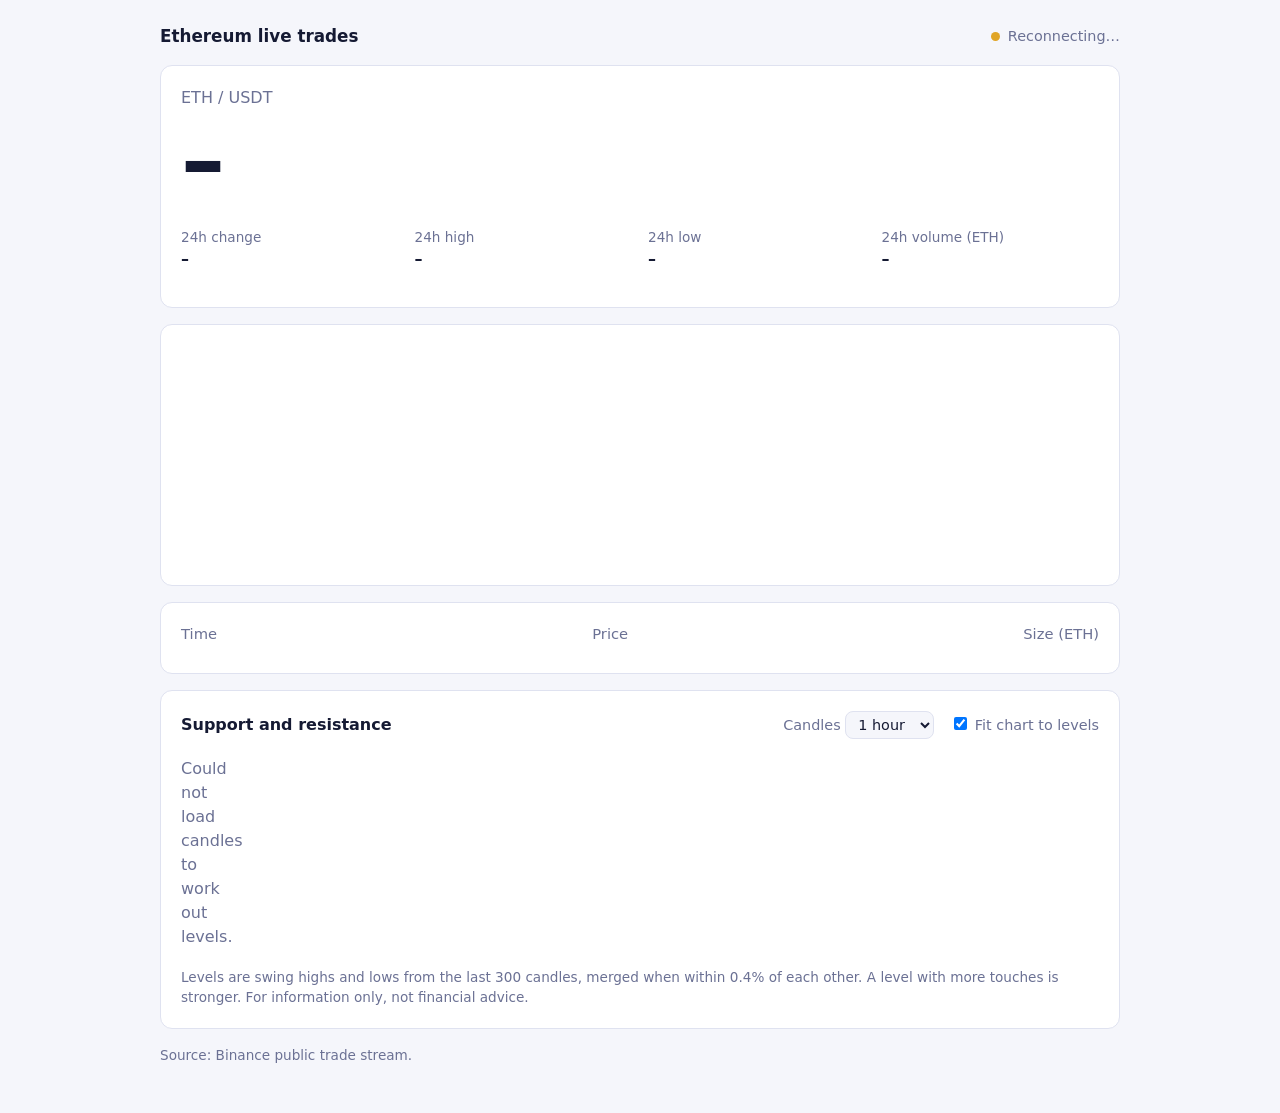
<file: index.html>
<!DOCTYPE html>
<html lang="en">
<head>
<meta charset="utf-8">
<meta name="viewport" content="width=device-width, initial-scale=1">
<title>ETH live price</title>
<style>
  :root {
    --bg: #f5f6fb; --panel: #ffffff; --ink: #151a33; --muted: #6b7194;
    --line: #dfe2f0; --up: #0f9d6b; --down: #d6455d; --accent: #4b5fd6;
    color-scheme: light;
  }
  @media (prefers-color-scheme: dark) {
    :root {
      --bg: #0d1020; --panel: #151934; --ink: #e8eaf8; --muted: #8a90b8;
      --line: #262b50; --up: #3ddc97; --down: #ff6b7f; --accent: #8c9eff;
      color-scheme: dark;
    }
  }
  * { box-sizing: border-box; }
  body {
    margin: 0; background: var(--bg); color: var(--ink);
    font: 16px/1.5 system-ui, -apple-system, "Segoe UI", Roboto, sans-serif;
    padding: 24px 16px 48px;
  }
  main { max-width: 960px; margin: 0 auto; display: grid; gap: 16px; }
  header { display: flex; justify-content: space-between; align-items: center; gap: 12px; flex-wrap: wrap; }
  h1 { font-size: 1.05rem; font-weight: 600; margin: 0; }
  .status { display: flex; align-items: center; gap: 8px; color: var(--muted); font-size: .9rem; }
  .dot { width: 9px; height: 9px; border-radius: 50%; background: var(--muted); }
  .dot.live { background: var(--up); }
  .dot.wait { background: #e0a526; }
  .panel { background: var(--panel); border: 1px solid var(--line); border-radius: 12px; padding: 20px; }
  .price {
    font-size: clamp(2.8rem, 10vw, 5.5rem); font-weight: 700; letter-spacing: -.02em;
    font-variant-numeric: tabular-nums; line-height: 1.05; margin: 0; transition: color .25s;
  }
  .price.up { color: var(--up); }
  .price.down { color: var(--down); }
  .pair { color: var(--muted); margin: 0 0 4px; }
  .stats { display: grid; grid-template-columns: repeat(auto-fit, minmax(130px, 1fr)); gap: 16px; margin-top: 20px; }
  .stats dt { color: var(--muted); font-size: .85rem; }
  .stats dd { margin: 0; font-weight: 600; font-variant-numeric: tabular-nums; }
  canvas { width: 100%; height: 220px; display: block; }
  .cols { display: grid; grid-template-columns: 1fr; gap: 16px; }
  table { width: 100%; border-collapse: collapse; font-variant-numeric: tabular-nums; font-size: .92rem; }
  th { text-align: left; color: var(--muted); font-weight: 500; padding: 0 0 8px; }
  td { padding: 4px 0; }
  td:nth-child(2), th:nth-child(2), td:nth-child(3), th:nth-child(3) { text-align: right; }
  .buy { color: var(--up); } .sell { color: var(--down); }
  .dim { color: var(--muted); }
  .lvl-head { display: flex; justify-content: space-between; align-items: center; gap: 12px; flex-wrap: wrap; margin-bottom: 12px; }
  .lvl-head h2 { font-size: 1rem; margin: 0; }
  .lvl-head .ctl { display: flex; align-items: center; gap: 16px; font-size: .9rem; color: var(--muted); }
  select { background: var(--bg); color: var(--ink); border: 1px solid var(--line); border-radius: 8px; padding: 4px 8px; font: inherit; }
  .ladder { list-style: none; margin: 0 0 12px; padding: 0; font-variant-numeric: tabular-nums; }
  .ladder li { display: grid; grid-template-columns: 2.5rem 1fr 5rem 6rem; gap: 12px; padding: 6px 0; border-top: 1px solid var(--line); }
  .ladder li:first-child { border-top: 0; }
  .ladder .res .tag, .ladder .res .p { color: var(--down); font-weight: 600; }
  .ladder .sup .tag, .ladder .sup .p { color: var(--up); font-weight: 600; }
  .ladder .now { background: var(--bg); border-radius: 8px; padding: 6px 8px; font-weight: 600; }
  .ladder .r { text-align: right; }
  .note { color: var(--muted); font-size: .85rem; margin: 0; }
  :focus-visible { outline: 2px solid var(--accent); outline-offset: 2px; }
</style>
</head>
<body>
<main>
  <header>
    <h1>Ethereum live trades</h1>
    <div class="status" role="status" aria-live="polite"><span class="dot wait" id="dot"></span><span id="statusText">Connecting…</span></div>
  </header>

  <section class="panel">
    <p class="pair" id="pair">ETH / USDT</p>
    <p class="price" id="price" aria-live="off">–</p>
    <dl class="stats">
      <div><dt>24h change</dt><dd id="chg">–</dd></div>
      <div><dt>24h high</dt><dd id="hi">–</dd></div>
      <div><dt>24h low</dt><dd id="lo">–</dd></div>
      <div><dt>24h volume (ETH)</dt><dd id="vol">–</dd></div>
    </dl>
  </section>

  <section class="panel"><canvas id="chart" aria-label="Price of the last trades"></canvas></section>

  <section class="panel">
    <table>
      <thead><tr><th>Time</th><th>Price</th><th>Size (ETH)</th></tr></thead>
      <tbody id="tape"></tbody>
    </table>
  </section>

  <section class="panel">
    <div class="lvl-head">
      <h2>Support and resistance</h2>
      <div class="ctl">
        <label>Candles <select id="tf"><option value="15m">15 min</option><option value="1h" selected>1 hour</option><option value="4h">4 hour</option><option value="1d">1 day</option></select></label>
        <label><input type="checkbox" id="lvOn" checked> Fit chart to levels</label>
      </div>
    </div>
    <ul class="ladder" id="ladder"><li class="dim">Loading levels…</li></ul>
    <p class="note">Levels are swing highs and lows from the last 300 candles, merged when within 0.4% of each other. A level with more touches is stronger. For information only, not financial advice.</p>
  </section>

  <p class="note" id="source">Source: Binance public trade stream.</p>
</main>

<script>
(() => {
  const $ = id => document.getElementById(id);
  const MAX_POINTS = 300, MAX_ROWS = 14;
  const fmt = (n, d = 2) => Number(n).toLocaleString("en-US", { minimumFractionDigits: d, maximumFractionDigits: d });

  const feeds = [
    { name: "Binance", pair: "ETH / USDT", url: "wss://stream.binance.com:9443/ws/ethusdt@trade",
      parse(m) { return m.e === "trade" ? { price: +m.p, qty: +m.q, time: m.T, buy: !m.m } : null; } },
    { name: "Coinbase", pair: "ETH / USD", url: "wss://ws-feed.exchange.coinbase.com",
      sub: { type: "subscribe", product_ids: ["ETH-USD"], channels: ["matches"] },
      parse(m) { return m.type === "match" || m.type === "last_match"
        ? { price: +m.price, qty: +m.size, time: Date.parse(m.time), buy: m.side === "sell" } : null; } }
  ];

  let feedIdx = 0, ws, failures = 0, last = null, levels = [];
  const points = [];
  const rows = [];

  function setStatus(state, text) {
    $("dot").className = "dot " + state;
    $("statusText").textContent = text;
  }

  function connect() {
    const feed = feeds[feedIdx];
    $("pair").textContent = feed.pair;
    $("source").textContent = `Source: ${feed.name} public trade stream.`;
    setStatus("wait", `Connecting to ${feed.name}…`);
    ws = new WebSocket(feed.url);
    let opened = false;
    ws.onopen = () => {
      opened = true; failures = 0;
      if (feed.sub) ws.send(JSON.stringify(feed.sub));
      setStatus("live", `Live · ${feed.name}`);
    };
    ws.onmessage = ev => {
      try { const t = feed.parse(JSON.parse(ev.data)); if (t) onTrade(t); } catch (e) { /* ignore bad frame */ }
    };
    ws.onclose = () => {
      failures = opened ? 0 : failures + 1;
      if (failures >= 3) { feedIdx = (feedIdx + 1) % feeds.length; failures = 0; }
      setStatus("wait", "Reconnecting…");
      setTimeout(connect, Math.min(1000 * 2 ** failures, 8000));
    };
    ws.onerror = () => ws.close();
  }

  function onTrade(t) {
    const el = $("price");
    el.textContent = fmt(t.price);
    if (last !== null && t.price !== last) el.className = "price " + (t.price > last ? "up" : "down");
    last = t.price;
    points.push(t.price);
    if (points.length > MAX_POINTS) points.shift();
    rows.unshift(t);
    if (rows.length > MAX_ROWS) rows.pop();
    schedule();
  }

  let queued = false;
  function schedule() {
    if (queued) return;
    queued = true;
    requestAnimationFrame(() => { queued = false; drawTape(); drawLadder(); drawChart(); });
  }

  function drawTape() {
    $("tape").innerHTML = rows.map(r =>
      `<tr><td>${new Date(r.time).toLocaleTimeString()}</td>` +
      `<td class="${r.buy ? "buy" : "sell"}">${fmt(r.price)}</td><td>${fmt(r.qty, 4)}</td></tr>`).join("");
  }

  function drawChart() {
    const c = $("chart"), dpr = window.devicePixelRatio || 1;
    const w = c.clientWidth, h = c.clientHeight;
    if (c.width !== w * dpr || c.height !== h * dpr) { c.width = w * dpr; c.height = h * dpr; }
    const g = c.getContext("2d");
    g.setTransform(dpr, 0, 0, dpr, 0, 0);
    g.clearRect(0, 0, w, h);
    if (points.length < 2) return;
    const css = getComputedStyle(document.documentElement);
    const n = nearest();
    const extra = $("lvOn").checked && n ? [n.res[0], n.sup[0]].filter(Boolean).map(l => l.price) : [];
    const span = points.concat(extra);
    const min = Math.min(...span), max = Math.max(...span), pad = (max - min || 1) * .15;
    const lo = min - pad, hi = max + pad;
    const x = i => (i / (MAX_POINTS - 1)) * (w - 56) + 0;
    const y = p => h - ((p - lo) / (hi - lo)) * h;
    const offset = MAX_POINTS - points.length;
    g.strokeStyle = css.getPropertyValue("--line"); g.lineWidth = 1; g.fillStyle = css.getPropertyValue("--muted");
    g.font = "12px system-ui, sans-serif";
    for (let k = 0; k <= 3; k++) {
      const p = lo + ((hi - lo) * k) / 3, yy = y(p);
      g.beginPath(); g.moveTo(0, yy); g.lineTo(w - 56, yy); g.stroke();
      g.fillText(fmt(p), w - 52, yy + 4);
    }
    g.setLineDash([6, 4]); g.lineWidth = 1;
    [["R", n.res, "--down"], ["S", n.sup, "--up"]].forEach(([tag, arr, v]) => arr.forEach((l, i) => {
      if (l.price < lo || l.price > hi) return;
      const yy = y(l.price);
      g.strokeStyle = g.fillStyle = css.getPropertyValue(v).trim();
      g.beginPath(); g.moveTo(0, yy); g.lineTo(w - 56, yy); g.stroke();
      g.fillText(`${tag}${i + 1}  ${fmt(l.price)}`, 4, yy - 4);
    }));
    g.setLineDash([]);
    g.strokeStyle = css.getPropertyValue("--accent"); g.lineWidth = 2; g.lineJoin = "round";
    g.beginPath();
    points.forEach((p, i) => (i ? g.lineTo(x(i + offset), y(p)) : g.moveTo(x(i + offset), y(p))));
    g.stroke();
  }

  async function loadStats() {
    try {
      const r = await fetch("https://api.binance.com/api/v3/ticker/24hr?symbol=ETHUSDT");
      const d = await r.json();
      const pct = +d.priceChangePercent;
      $("chg").textContent = (pct >= 0 ? "+" : "") + fmt(pct) + "%";
      $("chg").style.color = pct >= 0 ? "var(--up)" : "var(--down)";
      $("hi").textContent = fmt(d.highPrice);
      $("lo").textContent = fmt(d.lowPrice);
      $("vol").textContent = fmt(d.volume, 0);
    } catch (e) { /* stats stay as dashes if the REST call is blocked */ }
  }

  function computeLevels(candles) {
    const K = 5, hi = candles.map(c => +c[2]), lo = candles.map(c => +c[3]), raw = [];
    for (let i = K; i < candles.length - K; i++) {
      if (hi[i] === Math.max(...hi.slice(i - K, i + K + 1))) raw.push(hi[i]);
      if (lo[i] === Math.min(...lo.slice(i - K, i + K + 1))) raw.push(lo[i]);
    }
    raw.sort((a, b) => a - b);
    const groups = [];
    for (const p of raw) {
      const g = groups[groups.length - 1];
      if (g && p <= (g.sum / g.n) * 1.004) { g.sum += p; g.n++; }
      else groups.push({ sum: p, n: 1 });
    }
    return groups.map(g => ({ price: g.sum / g.n, touches: g.n }));
  }

  function nearest() {
    if (last === null) return null;
    return {
      res: levels.filter(l => l.price > last).sort((a, b) => a.price - b.price).slice(0, 3),
      sup: levels.filter(l => l.price <= last).sort((a, b) => b.price - a.price).slice(0, 3)
    };
  }

  function drawLadder() {
    const n = nearest();
    if (!n) return;
    const row = (cls, tag, l) => `<li class="${cls}"><span class="tag">${tag}</span><span class="p">${fmt(l.price)}</span>` +
      `<span class="dim r">${fmt((l.price / last - 1) * 100)}%</span><span class="dim r">${l.touches} touch${l.touches > 1 ? "es" : ""}</span></li>`;
    const up = n.res.map((l, i) => row("res", "R" + (i + 1), l)).reverse();
    const down = n.sup.map((l, i) => row("sup", "S" + (i + 1), l));
    const now = `<li class="now"><span></span><span>${fmt(last)}</span><span class="r dim">Price</span><span></span></li>`;
    $("ladder").innerHTML = [...up, now, ...down].join("");
  }

  async function loadLevels() {
    try {
      const r = await fetch(`https://api.binance.com/api/v3/klines?symbol=ETHUSDT&interval=${$("tf").value}&limit=300`);
      levels = computeLevels(await r.json());
      schedule();
    } catch (e) {
      $("ladder").innerHTML = '<li class="dim">Could not load candles to work out levels.</li>';
    }
  }

  $("tf").addEventListener("change", loadLevels);
  $("lvOn").addEventListener("change", schedule);
  loadLevels(); setInterval(loadLevels, 300000);

  window.addEventListener("resize", schedule);
  loadStats(); setInterval(loadStats, 30000);
  connect();
})();
</script>
</body>
</html>
</file>
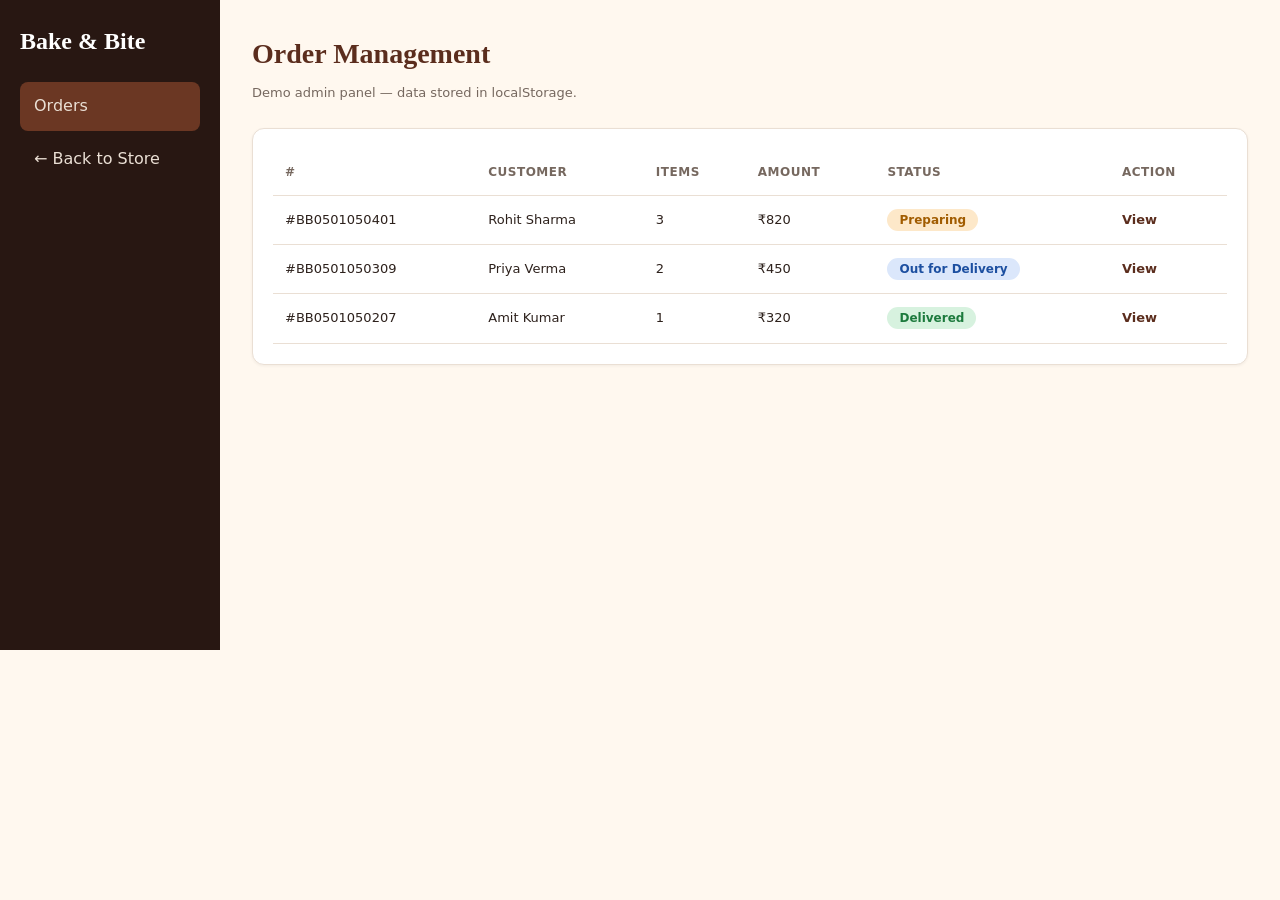
<file: admin.html>
<!DOCTYPE html>
<html lang="en">
<head>
  <meta charset="utf-8">
  <meta name="viewport" content="width=device-width, initial-scale=1">
  <title>Admin | Bake &amp; Bite</title>
  <meta name="description" content="Admin panel for Bake & Bite">
  <link rel="stylesheet" href="assets/style.css">
</head>
<body>
  <div class="admin">
    <aside class="sidebar">
      <div class="logo" style="color:white;margin-bottom:28px">Bake &amp; Bite</div>
      <a href="admin.html" class="active">Orders</a>
      <a href="index.html">← Back to Store</a>
    </aside>
    <main style="padding:32px">
      <h1 style="font-family:Georgia;color:#5b2d1d;font-size:28px;margin-bottom:8px">Order Management</h1>
      <p class="muted" style="margin-bottom:24px">Demo admin panel — data stored in localStorage.</p>
      <div class="panel" style="overflow-x:auto">
        <table class="table" id="adminTable"></table>
      </div>
    </main>
  </div>
  <script src="assets/app.js"></script>
</body>
</html>
</file>
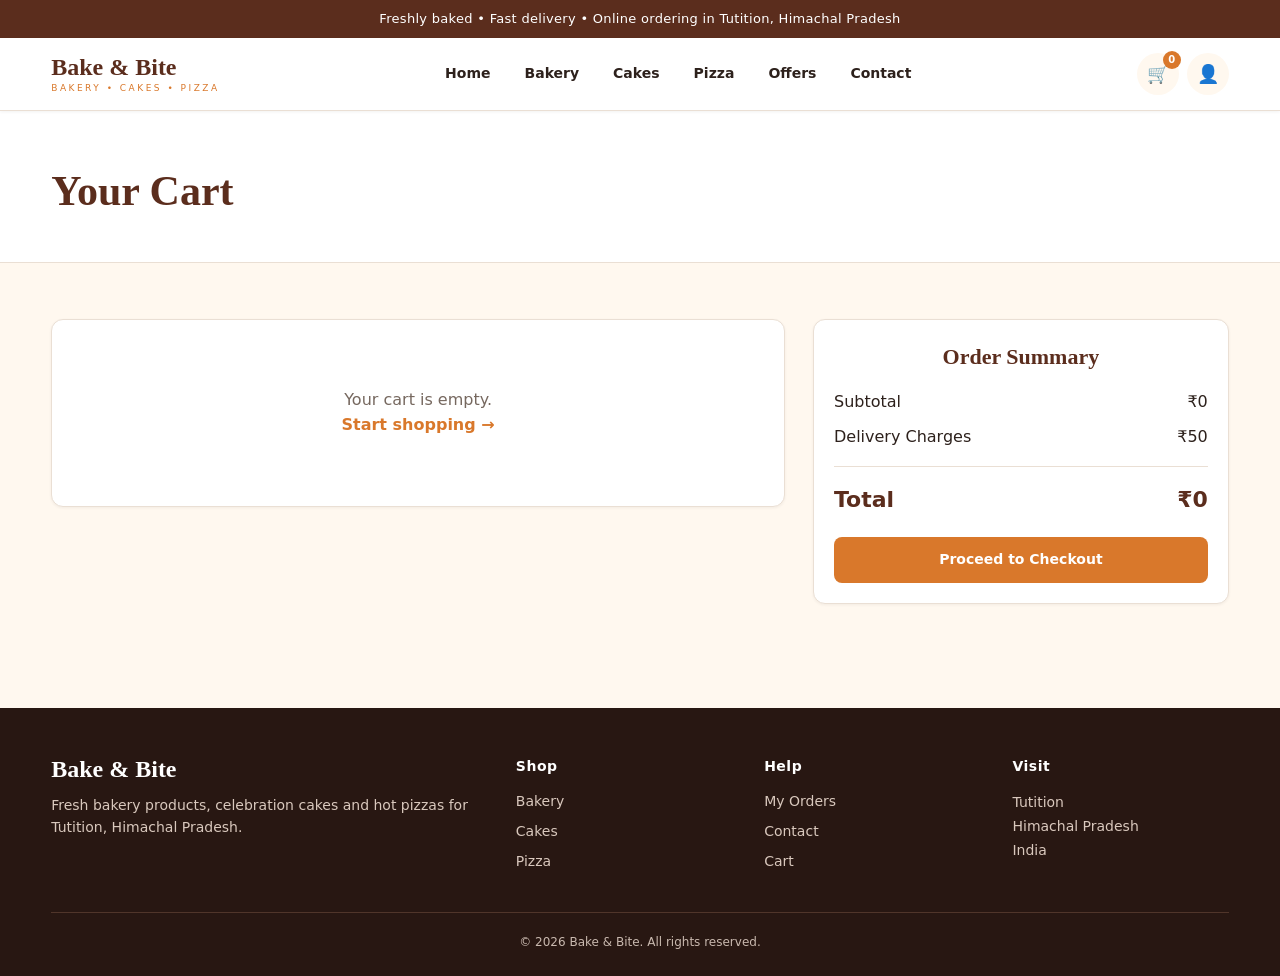
<file: cart.html>
<!DOCTYPE html>
<html lang="en">
<head>
  <meta charset="utf-8">
  <meta name="viewport" content="width=device-width, initial-scale=1">
  <title>Your Cart | Bake &amp; Bite</title>
  <meta name="description" content="Your cart at Bake & Bite">
  <link rel="stylesheet" href="assets/style.css">
</head>
<body>
  <div class="topbar">Freshly baked • Fast delivery • Online ordering in Tutition, Himachal Pradesh</div>
  <header>
    <div class="container nav">
      <a class="logo" href="index.html">Bake &amp; Bite<small>BAKERY • CAKES • PIZZA</small></a>
      <button class="menu-toggle" aria-label="Menu">☰</button>
      <nav>
        <a href="index.html">Home</a>
        <a href="bakery.html">Bakery</a>
        <a href="cakes.html">Cakes</a>
        <a href="pizza.html">Pizza</a>
        <a href="offers.html">Offers</a>
        <a href="contact.html">Contact</a>
      </nav>
      <div class="icons">
        <a class="iconbtn" href="cart.html" aria-label="Cart">🛒<sup class="cartcount">0</sup></a>
        <a class="iconbtn" href="orders.html" aria-label="Orders">👤</a>
      </div>
    </div>
  </header>
  <section class="pagehead">
    <div class="container"><h1>Your Cart</h1></div>
  </section>
  <section class="section">
    <div class="container cart-layout">
      <div class="panel" id="cartItems"></div>
      <div class="panel">
        <h2 style="font-family:Georgia;color:#5b2d1d;font-size:22px;margin-bottom:16px">Order Summary</h2>
        <p style="display:flex;justify-content:space-between;margin-bottom:10px">Subtotal <span data-sub>₹0</span></p>
        <p style="display:flex;justify-content:space-between;margin-bottom:10px">Delivery Charges <span>₹50</span></p>
        <hr style="border:none;border-top:1px solid #eadfd4;margin:16px 0">
        <p class="total" style="display:flex;justify-content:space-between;margin-bottom:20px">Total <span data-total>₹0</span></p>
        <a class="btn orange" style="width:100%;text-align:center" href="checkout.html">Proceed to Checkout</a>
      </div>
    </div>
  </section>
  <footer>
    <div class="container footergrid">
      <div>
        <div class="logo" style="color:white">Bake &amp; Bite</div>
        <p style="color:#d9c8bd;margin-top:12px;font-size:14px;line-height:1.6">Fresh bakery products, celebration cakes and hot pizzas for Tutition, Himachal Pradesh.</p>
      </div>
      <div><h3>Shop</h3><a href="bakery.html">Bakery</a><a href="cakes.html">Cakes</a><a href="pizza.html">Pizza</a></div>
      <div><h3>Help</h3><a href="orders.html">My Orders</a><a href="contact.html">Contact</a><a href="cart.html">Cart</a></div>
      <div><h3>Visit</h3><p style="color:#d9c8bd;font-size:14px;line-height:1.7">Tutition<br>Himachal Pradesh<br>India</p></div>
    </div>
    <div class="container copyright">© 2026 Bake &amp; Bite. All rights reserved.</div>
  </footer>
  <script src="assets/app.js"></script>
</body>
</html>
</file>
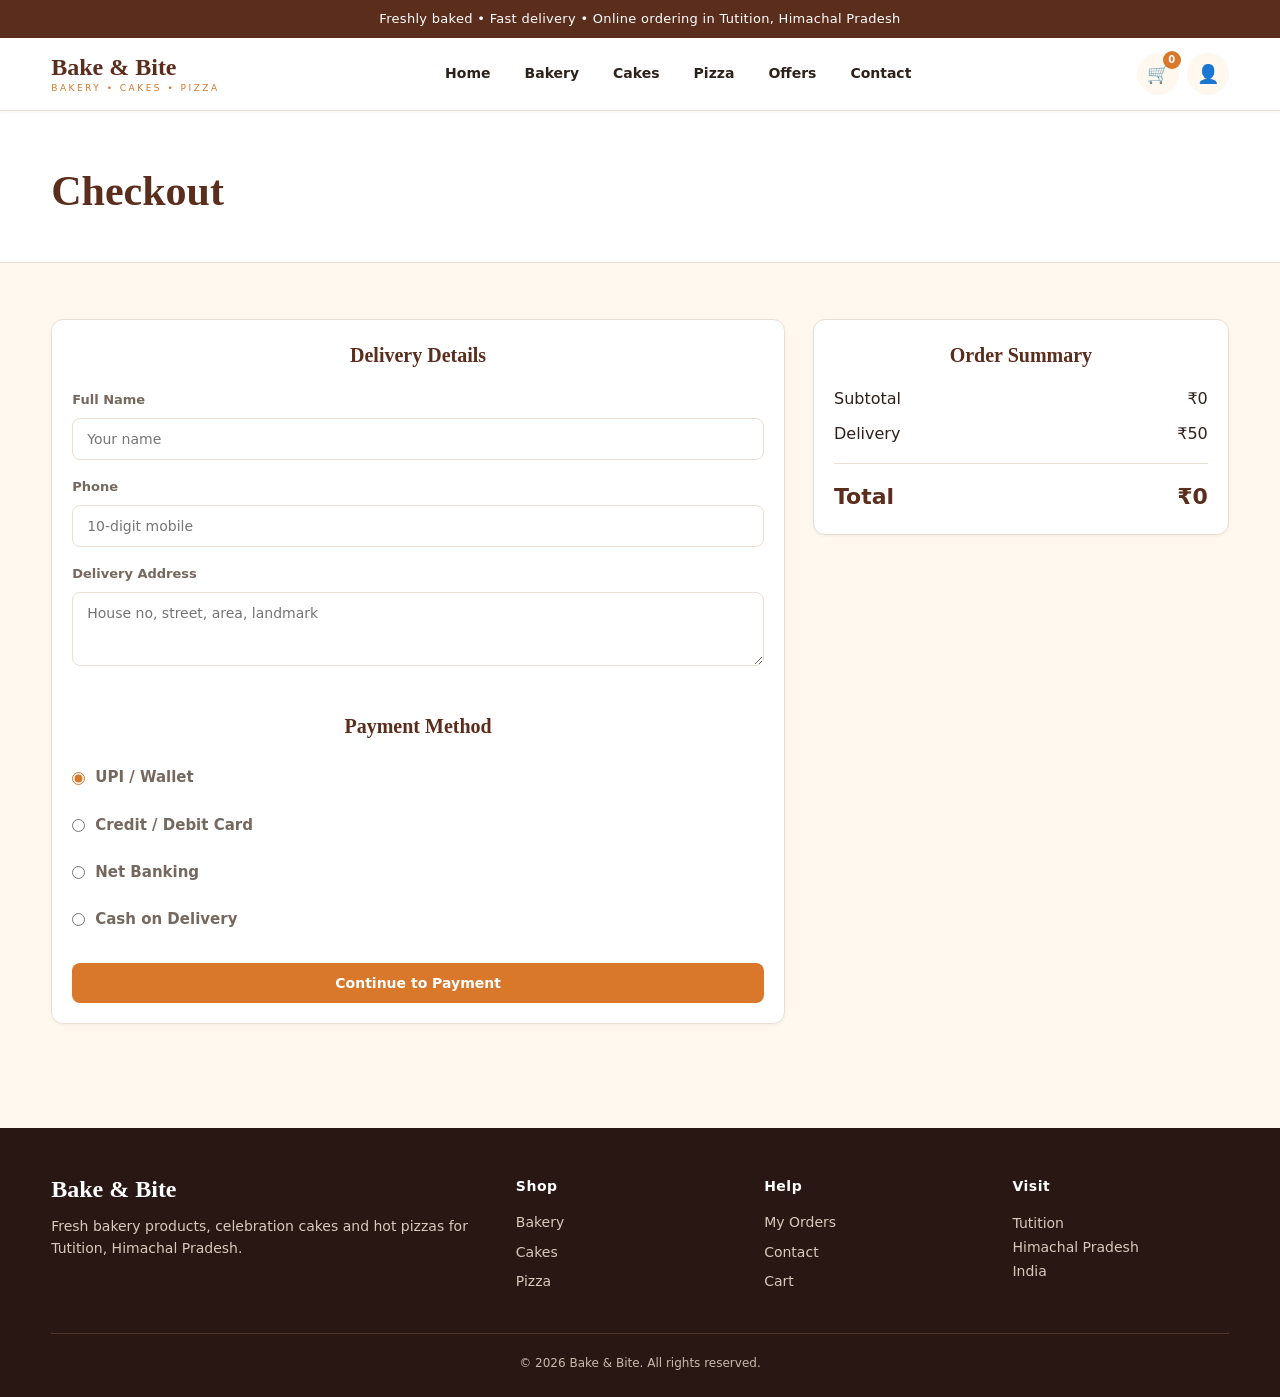
<file: checkout.html>
<!DOCTYPE html>
<html lang="en">
<head>
  <meta charset="utf-8">
  <meta name="viewport" content="width=device-width, initial-scale=1">
  <title>Checkout | Bake &amp; Bite</title>
  <meta name="description" content="Checkout at Bake & Bite">
  <link rel="stylesheet" href="assets/style.css">
</head>
<body>
  <div class="topbar">Freshly baked • Fast delivery • Online ordering in Tutition, Himachal Pradesh</div>
  <header>
    <div class="container nav">
      <a class="logo" href="index.html">Bake &amp; Bite<small>BAKERY • CAKES • PIZZA</small></a>
      <button class="menu-toggle" aria-label="Menu">☰</button>
      <nav>
        <a href="index.html">Home</a>
        <a href="bakery.html">Bakery</a>
        <a href="cakes.html">Cakes</a>
        <a href="pizza.html">Pizza</a>
        <a href="offers.html">Offers</a>
        <a href="contact.html">Contact</a>
      </nav>
      <div class="icons">
        <a class="iconbtn" href="cart.html" aria-label="Cart">🛒<sup class="cartcount">0</sup></a>
        <a class="iconbtn" href="orders.html" aria-label="Orders">👤</a>
      </div>
    </div>
  </header>
  <section class="pagehead">
    <div class="container"><h1>Checkout</h1></div>
  </section>
  <section class="section">
    <div class="container checkout-layout">
      <div class="panel">
        <h2 style="font-family:Georgia;color:#5b2d1d;font-size:20px;margin-bottom:16px">Delivery Details</h2>
        <label>Full Name</label>
        <input type="text" id="ckName" placeholder="Your name" required>
        <label>Phone</label>
        <input type="tel" id="ckPhone" placeholder="10-digit mobile" required>
        <label>Delivery Address</label>
        <textarea id="ckAddress" rows="3" placeholder="House no, street, area, landmark" required></textarea>
        <h2 style="font-family:Georgia;color:#5b2d1d;font-size:20px;margin:24px 0 12px">Payment Method</h2>
        <label class="radiorow"><input type="radio" name="pm" value="UPI / Wallet" checked> UPI / Wallet</label>
        <label class="radiorow"><input type="radio" name="pm" value="Card"> Credit / Debit Card</label>
        <label class="radiorow"><input type="radio" name="pm" value="Net Banking"> Net Banking</label>
        <label class="radiorow"><input type="radio" name="pm" value="Cash on Delivery"> Cash on Delivery</label>
        <button class="btn orange" style="width:100%;margin-top:20px" onclick="goToPayment()">Continue to Payment</button>
      </div>
      <div class="panel">
        <h2 style="font-family:Georgia;color:#5b2d1d;font-size:20px;margin-bottom:16px">Order Summary</h2>
        <p style="display:flex;justify-content:space-between;margin-bottom:10px">Subtotal <span data-sub>₹0</span></p>
        <p style="display:flex;justify-content:space-between;margin-bottom:10px">Delivery <span>₹50</span></p>
        <hr style="border:none;border-top:1px solid #eadfd4;margin:16px 0">
        <p class="total" style="display:flex;justify-content:space-between">Total <span data-total>₹0</span></p>
      </div>
    </div>
  </section>
  <footer>
    <div class="container footergrid">
      <div>
        <div class="logo" style="color:white">Bake &amp; Bite</div>
        <p style="color:#d9c8bd;margin-top:12px;font-size:14px;line-height:1.6">Fresh bakery products, celebration cakes and hot pizzas for Tutition, Himachal Pradesh.</p>
      </div>
      <div><h3>Shop</h3><a href="bakery.html">Bakery</a><a href="cakes.html">Cakes</a><a href="pizza.html">Pizza</a></div>
      <div><h3>Help</h3><a href="orders.html">My Orders</a><a href="contact.html">Contact</a><a href="cart.html">Cart</a></div>
      <div><h3>Visit</h3><p style="color:#d9c8bd;font-size:14px;line-height:1.7">Tutition<br>Himachal Pradesh<br>India</p></div>
    </div>
    <div class="container copyright">© 2026 Bake &amp; Bite. All rights reserved.</div>
  </footer>
  <script src="assets/app.js"></script>
</body>
</html>
</file>
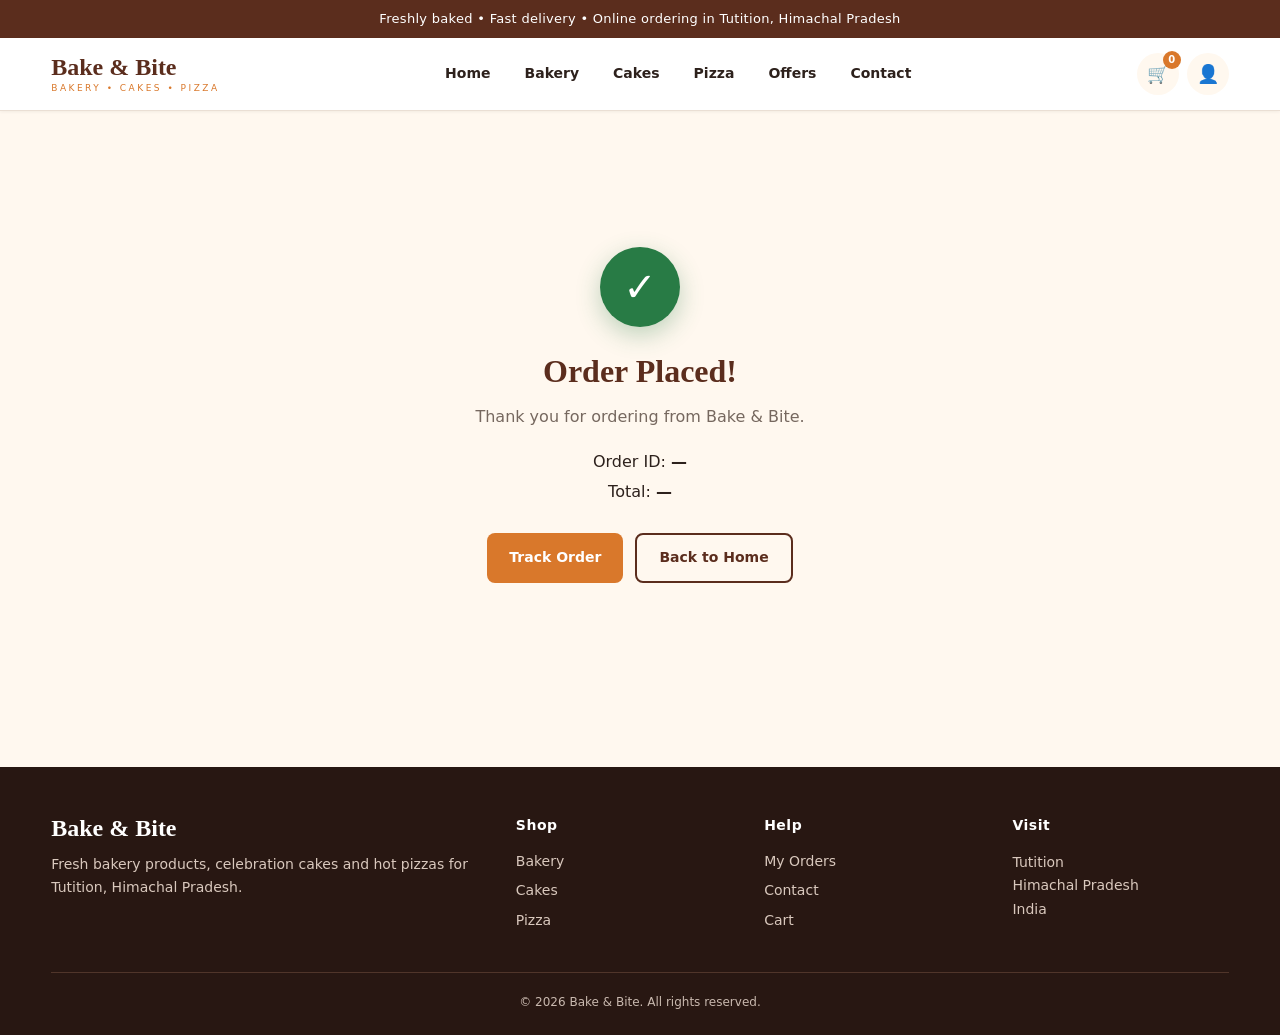
<file: confirmation.html>
<!DOCTYPE html>
<html lang="en">
<head>
  <meta charset="utf-8">
  <meta name="viewport" content="width=device-width, initial-scale=1">
  <title>Order Confirmed | Bake &amp; Bite</title>
  <meta name="description" content="Order confirmed at Bake & Bite">
  <link rel="stylesheet" href="assets/style.css">
</head>
<body>
  <div class="topbar">Freshly baked • Fast delivery • Online ordering in Tutition, Himachal Pradesh</div>
  <header>
    <div class="container nav">
      <a class="logo" href="index.html">Bake &amp; Bite<small>BAKERY • CAKES • PIZZA</small></a>
      <button class="menu-toggle" aria-label="Menu">☰</button>
      <nav>
        <a href="index.html">Home</a>
        <a href="bakery.html">Bakery</a>
        <a href="cakes.html">Cakes</a>
        <a href="pizza.html">Pizza</a>
        <a href="offers.html">Offers</a>
        <a href="contact.html">Contact</a>
      </nav>
      <div class="icons">
        <a class="iconbtn" href="cart.html" aria-label="Cart">🛒<sup class="cartcount">0</sup></a>
        <a class="iconbtn" href="orders.html" aria-label="Orders">👤</a>
      </div>
    </div>
  </header>
  <section class="section">
    <div class="container">
      <div class="success">
        <div class="check">✓</div>
        <h1 style="font-family:Georgia;color:#5b2d1d;font-size:32px;margin-bottom:8px">Order Placed!</h1>
        <p class="muted" style="font-size:16px;margin-bottom:20px">Thank you for ordering from Bake &amp; Bite.</p>
        <p style="margin-bottom:6px">Order ID: <strong data-order-id>—</strong></p>
        <p style="margin-bottom:28px">Total: <strong data-order-total>—</strong></p>
        <div style="display:flex;gap:12px;justify-content:center;flex-wrap:wrap">
          <a class="btn orange" href="orders.html">Track Order</a>
          <a class="btn outline" href="index.html">Back to Home</a>
        </div>
      </div>
    </div>
  </section>
  <footer>
    <div class="container footergrid">
      <div>
        <div class="logo" style="color:white">Bake &amp; Bite</div>
        <p style="color:#d9c8bd;margin-top:12px;font-size:14px;line-height:1.6">Fresh bakery products, celebration cakes and hot pizzas for Tutition, Himachal Pradesh.</p>
      </div>
      <div><h3>Shop</h3><a href="bakery.html">Bakery</a><a href="cakes.html">Cakes</a><a href="pizza.html">Pizza</a></div>
      <div><h3>Help</h3><a href="orders.html">My Orders</a><a href="contact.html">Contact</a><a href="cart.html">Cart</a></div>
      <div><h3>Visit</h3><p style="color:#d9c8bd;font-size:14px;line-height:1.7">Tutition<br>Himachal Pradesh<br>India</p></div>
    </div>
    <div class="container copyright">© 2026 Bake &amp; Bite. All rights reserved.</div>
  </footer>
  <script src="assets/app.js"></script>
</body>
</html>
</file>
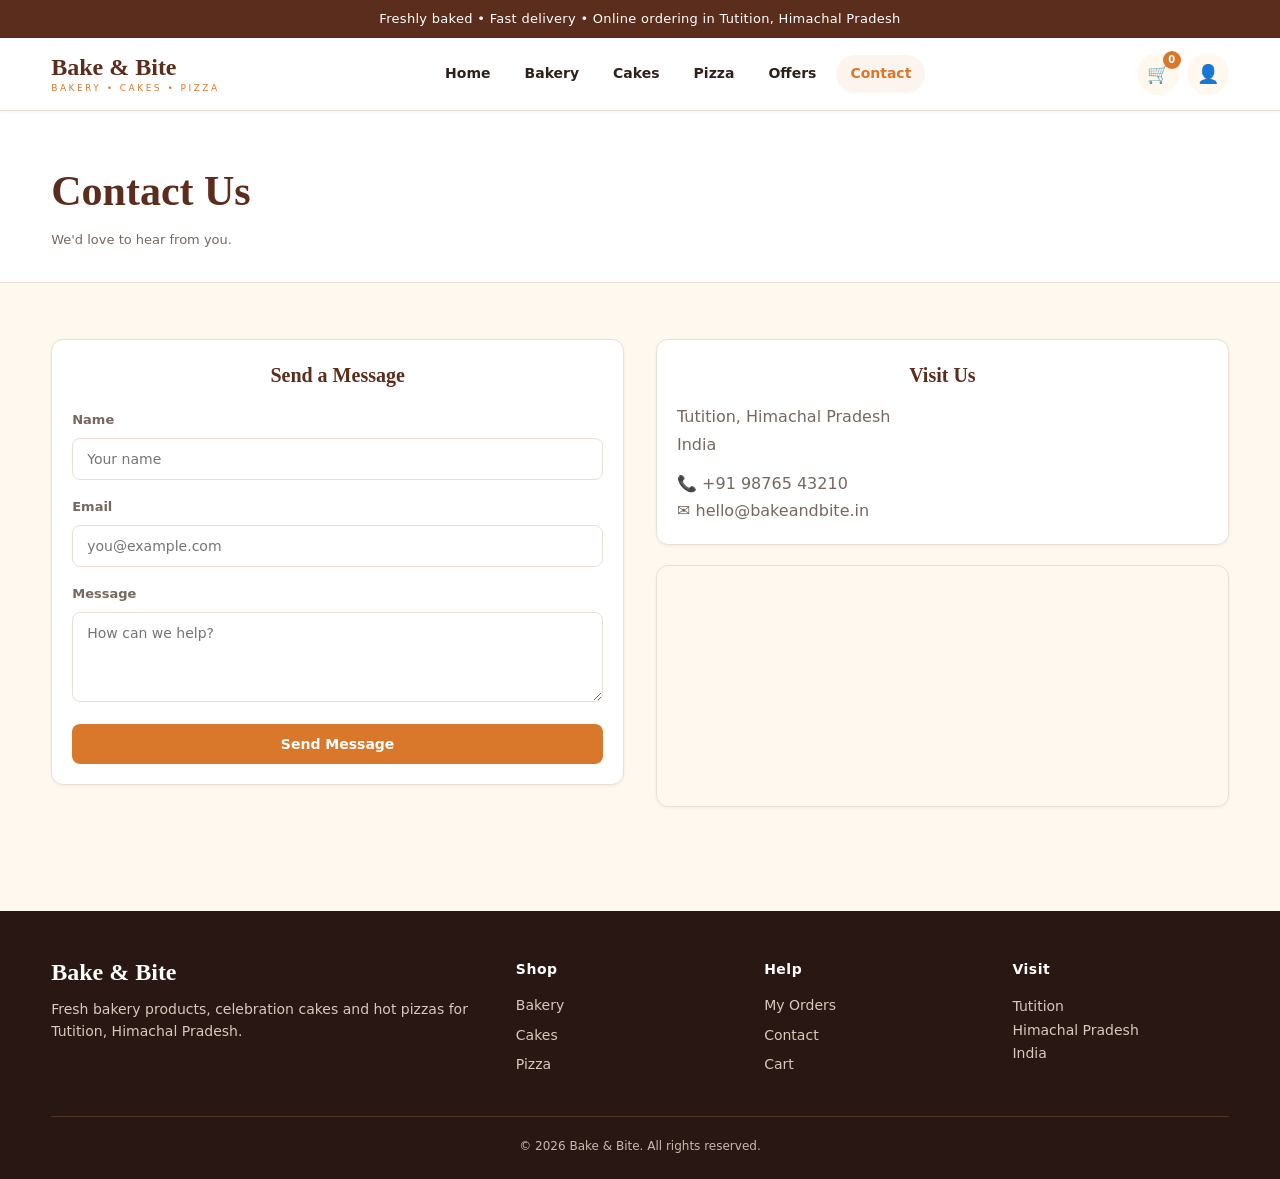
<file: contact.html>
<!DOCTYPE html>
<html lang="en">
<head>
  <meta charset="utf-8">
  <meta name="viewport" content="width=device-width, initial-scale=1">
  <title>Contact Us | Bake &amp; Bite</title>
  <meta name="description" content="Contact Bake & Bite">
  <link rel="stylesheet" href="assets/style.css">
</head>
<body>
  <div class="topbar">Freshly baked • Fast delivery • Online ordering in Tutition, Himachal Pradesh</div>
  <header>
    <div class="container nav">
      <a class="logo" href="index.html">Bake &amp; Bite<small>BAKERY • CAKES • PIZZA</small></a>
      <button class="menu-toggle" aria-label="Menu">☰</button>
      <nav>
        <a href="index.html">Home</a>
        <a href="bakery.html">Bakery</a>
        <a href="cakes.html">Cakes</a>
        <a href="pizza.html">Pizza</a>
        <a href="offers.html">Offers</a>
        <a href="contact.html" class="active">Contact</a>
      </nav>
      <div class="icons">
        <a class="iconbtn" href="cart.html" aria-label="Cart">🛒<sup class="cartcount">0</sup></a>
        <a class="iconbtn" href="orders.html" aria-label="Orders">👤</a>
      </div>
    </div>
  </header>
  <section class="pagehead">
    <div class="container">
      <h1>Contact Us</h1>
      <p class="muted">We'd love to hear from you.</p>
    </div>
  </section>
  <section class="section">
    <div class="container" style="display:grid;grid-template-columns:1fr 1fr;gap:32px;align-items:start">
      <div class="panel">
        <h2 style="font-family:Georgia;color:#5b2d1d;font-size:20px;margin-bottom:16px">Send a Message</h2>
        <label>Name</label>
        <input type="text" placeholder="Your name">
        <label>Email</label>
        <input type="email" placeholder="you@example.com">
        <label>Message</label>
        <textarea rows="4" placeholder="How can we help?"></textarea>
        <button class="btn orange" style="width:100%" onclick="toast('Message sent! We will reply soon.')">Send Message</button>
      </div>
      <div>
        <div class="panel" style="margin-bottom:20px">
          <h2 style="font-family:Georgia;color:#5b2d1d;font-size:20px;margin-bottom:12px">Visit Us</h2>
          <p style="line-height:1.7;color:#76685f">Tutition, Himachal Pradesh<br>India</p>
          <p style="margin-top:12px;line-height:1.7;color:#76685f">📞 +91 98765 43210<br>✉️ hello@bakeandbite.in</p>
        </div>
        <div class="mapbox">
          <iframe src="https://maps.google.com/maps?q=Tutition,Himachal%20Pradesh&t=&z=13&ie=UTF8&iwloc=&output=embed" loading="lazy" title="Map"></iframe>
        </div>
      </div>
    </div>
  </section>
  <footer>
    <div class="container footergrid">
      <div>
        <div class="logo" style="color:white">Bake &amp; Bite</div>
        <p style="color:#d9c8bd;margin-top:12px;font-size:14px;line-height:1.6">Fresh bakery products, celebration cakes and hot pizzas for Tutition, Himachal Pradesh.</p>
      </div>
      <div><h3>Shop</h3><a href="bakery.html">Bakery</a><a href="cakes.html">Cakes</a><a href="pizza.html">Pizza</a></div>
      <div><h3>Help</h3><a href="orders.html">My Orders</a><a href="contact.html">Contact</a><a href="cart.html">Cart</a></div>
      <div><h3>Visit</h3><p style="color:#d9c8bd;font-size:14px;line-height:1.7">Tutition<br>Himachal Pradesh<br>India</p></div>
    </div>
    <div class="container copyright">© 2026 Bake &amp; Bite. All rights reserved.</div>
  </footer>
  <script src="assets/app.js"></script>
</body>
</html>
</file>
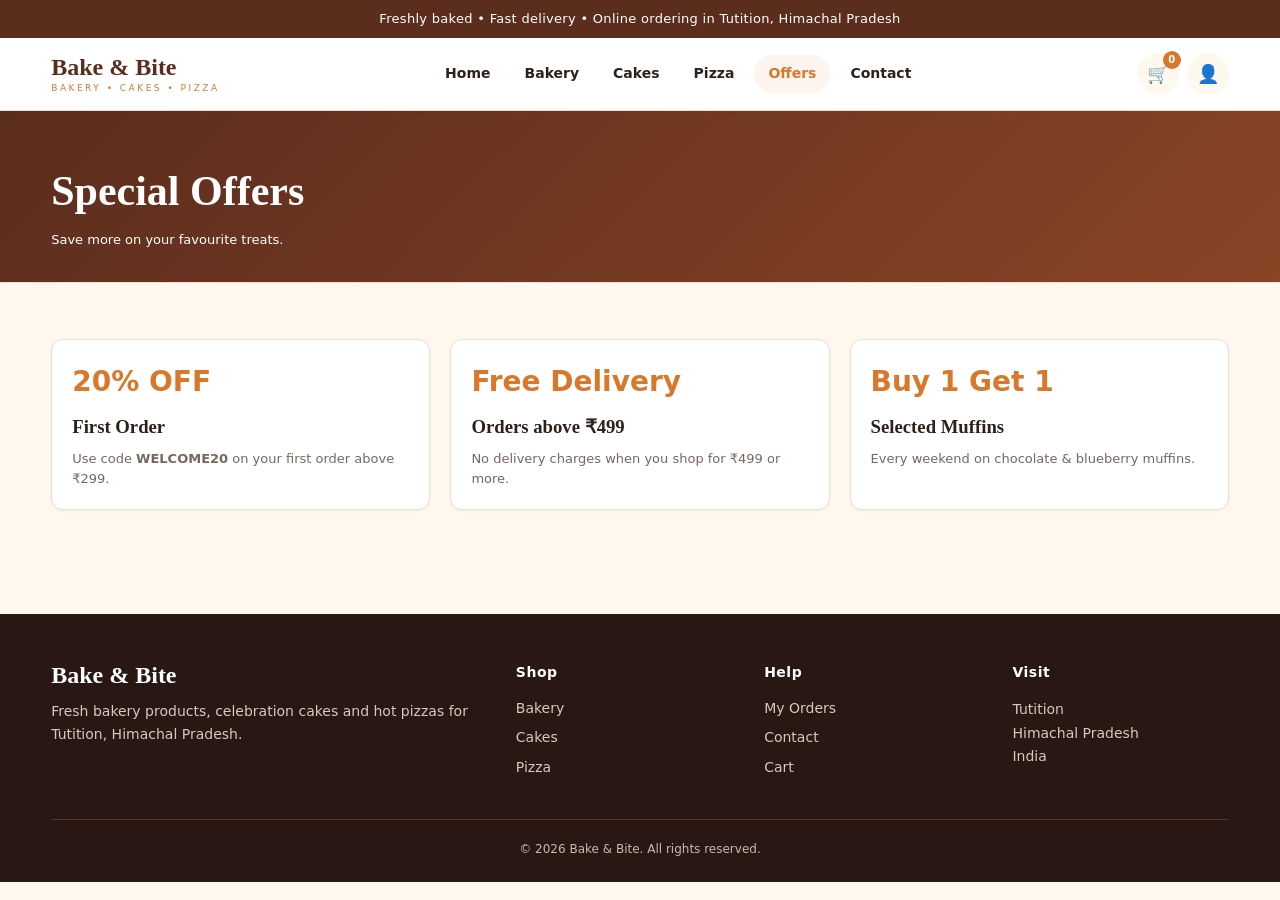
<file: offers.html>
<!DOCTYPE html>
<html lang="en">
<head>
  <meta charset="utf-8">
  <meta name="viewport" content="width=device-width, initial-scale=1">
  <title>Special Offers | Bake &amp; Bite</title>
  <meta name="description" content="Special offers at Bake & Bite">
  <link rel="stylesheet" href="assets/style.css">
</head>
<body>
  <div class="topbar">Freshly baked • Fast delivery • Online ordering in Tutition, Himachal Pradesh</div>
  <header>
    <div class="container nav">
      <a class="logo" href="index.html">Bake &amp; Bite<small>BAKERY • CAKES • PIZZA</small></a>
      <button class="menu-toggle" aria-label="Menu">☰</button>
      <nav>
        <a href="index.html">Home</a>
        <a href="bakery.html">Bakery</a>
        <a href="cakes.html">Cakes</a>
        <a href="pizza.html">Pizza</a>
        <a href="offers.html" class="active">Offers</a>
        <a href="contact.html">Contact</a>
      </nav>
      <div class="icons">
        <a class="iconbtn" href="cart.html" aria-label="Cart">🛒<sup class="cartcount">0</sup></a>
        <a class="iconbtn" href="orders.html" aria-label="Orders">👤</a>
      </div>
    </div>
  </header>
  <section class="pagehead offerhead">
    <div class="container">
      <h1>Special Offers</h1>
      <p class="muted">Save more on your favourite treats.</p>
    </div>
  </section>
  <section class="section">
    <div class="container">
      <div class="offergrid">
        <div class="offer">
          <strong>20% OFF</strong>
          <h3 style="font-family:Georgia;margin:8px 0">First Order</h3>
          <p class="muted">Use code <b>WELCOME20</b> on your first order above ₹299.</p>
        </div>
        <div class="offer">
          <strong>Free Delivery</strong>
          <h3 style="font-family:Georgia;margin:8px 0">Orders above ₹499</h3>
          <p class="muted">No delivery charges when you shop for ₹499 or more.</p>
        </div>
        <div class="offer">
          <strong>Buy 1 Get 1</strong>
          <h3 style="font-family:Georgia;margin:8px 0">Selected Muffins</h3>
          <p class="muted">Every weekend on chocolate &amp; blueberry muffins.</p>
        </div>
      </div>
    </div>
  </section>
  <footer>
    <div class="container footergrid">
      <div>
        <div class="logo" style="color:white">Bake &amp; Bite</div>
        <p style="color:#d9c8bd;margin-top:12px;font-size:14px;line-height:1.6">Fresh bakery products, celebration cakes and hot pizzas for Tutition, Himachal Pradesh.</p>
      </div>
      <div><h3>Shop</h3><a href="bakery.html">Bakery</a><a href="cakes.html">Cakes</a><a href="pizza.html">Pizza</a></div>
      <div><h3>Help</h3><a href="orders.html">My Orders</a><a href="contact.html">Contact</a><a href="cart.html">Cart</a></div>
      <div><h3>Visit</h3><p style="color:#d9c8bd;font-size:14px;line-height:1.7">Tutition<br>Himachal Pradesh<br>India</p></div>
    </div>
    <div class="container copyright">© 2026 Bake &amp; Bite. All rights reserved.</div>
  </footer>
  <script src="assets/app.js"></script>
</body>
</html>
</file>
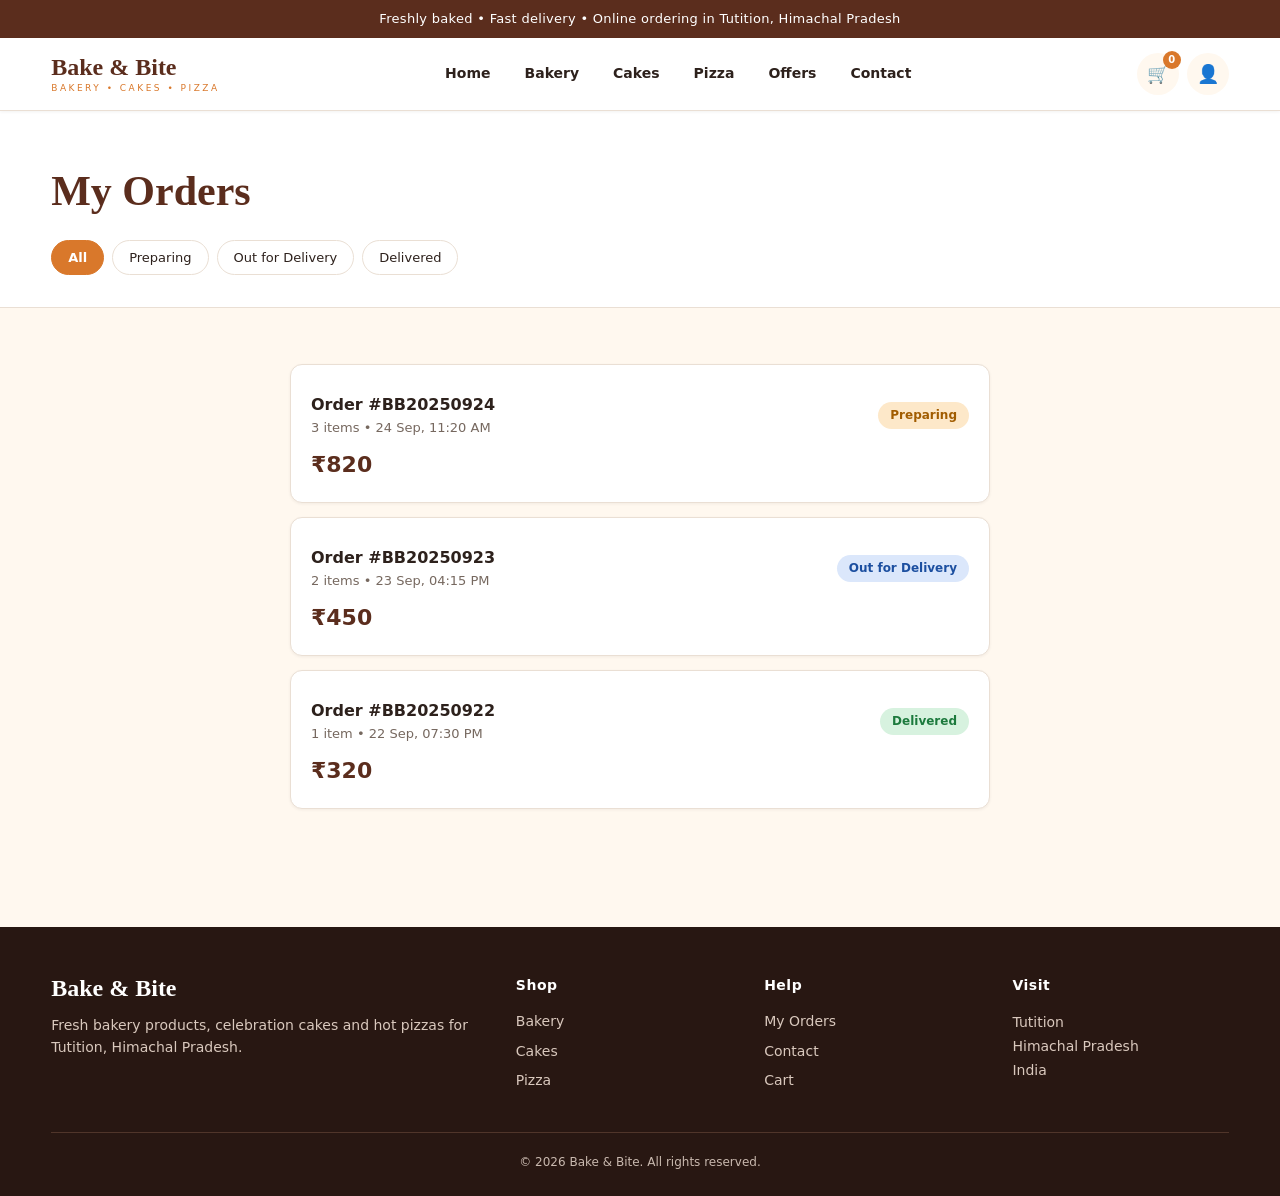
<file: orders.html>
<!DOCTYPE html>
<html lang="en">
<head>
  <meta charset="utf-8">
  <meta name="viewport" content="width=device-width, initial-scale=1">
  <title>My Orders | Bake &amp; Bite</title>
  <meta name="description" content="Your orders at Bake & Bite">
  <link rel="stylesheet" href="assets/style.css">
</head>
<body>
  <div class="topbar">Freshly baked • Fast delivery • Online ordering in Tutition, Himachal Pradesh</div>
  <header>
    <div class="container nav">
      <a class="logo" href="index.html">Bake &amp; Bite<small>BAKERY • CAKES • PIZZA</small></a>
      <button class="menu-toggle" aria-label="Menu">☰</button>
      <nav>
        <a href="index.html">Home</a>
        <a href="bakery.html">Bakery</a>
        <a href="cakes.html">Cakes</a>
        <a href="pizza.html">Pizza</a>
        <a href="offers.html">Offers</a>
        <a href="contact.html">Contact</a>
      </nav>
      <div class="icons">
        <a class="iconbtn" href="cart.html" aria-label="Cart">🛒<sup class="cartcount">0</sup></a>
        <a class="iconbtn" href="orders.html" aria-label="Orders">👤</a>
      </div>
    </div>
  </header>
  <section class="pagehead">
    <div class="container">
      <h1>My Orders</h1>
      <div class="filters" id="orderFilters" style="margin-top:16px">
        <button class="filter active" data-status="">All</button>
        <button class="filter" data-status="Preparing">Preparing</button>
        <button class="filter" data-status="Out for Delivery">Out for Delivery</button>
        <button class="filter" data-status="Delivered">Delivered</button>
      </div>
    </div>
  </section>
  <section class="section">
    <div class="container" style="max-width:700px">
      <div id="ordersList"></div>
    </div>
  </section>
  <footer>
    <div class="container footergrid">
      <div>
        <div class="logo" style="color:white">Bake &amp; Bite</div>
        <p style="color:#d9c8bd;margin-top:12px;font-size:14px;line-height:1.6">Fresh bakery products, celebration cakes and hot pizzas for Tutition, Himachal Pradesh.</p>
      </div>
      <div><h3>Shop</h3><a href="bakery.html">Bakery</a><a href="cakes.html">Cakes</a><a href="pizza.html">Pizza</a></div>
      <div><h3>Help</h3><a href="orders.html">My Orders</a><a href="contact.html">Contact</a><a href="cart.html">Cart</a></div>
      <div><h3>Visit</h3><p style="color:#d9c8bd;font-size:14px;line-height:1.7">Tutition<br>Himachal Pradesh<br>India</p></div>
    </div>
    <div class="container copyright">© 2026 Bake &amp; Bite. All rights reserved.</div>
  </footer>
  <script src="assets/app.js"></script>
</body>
</html>
</file>
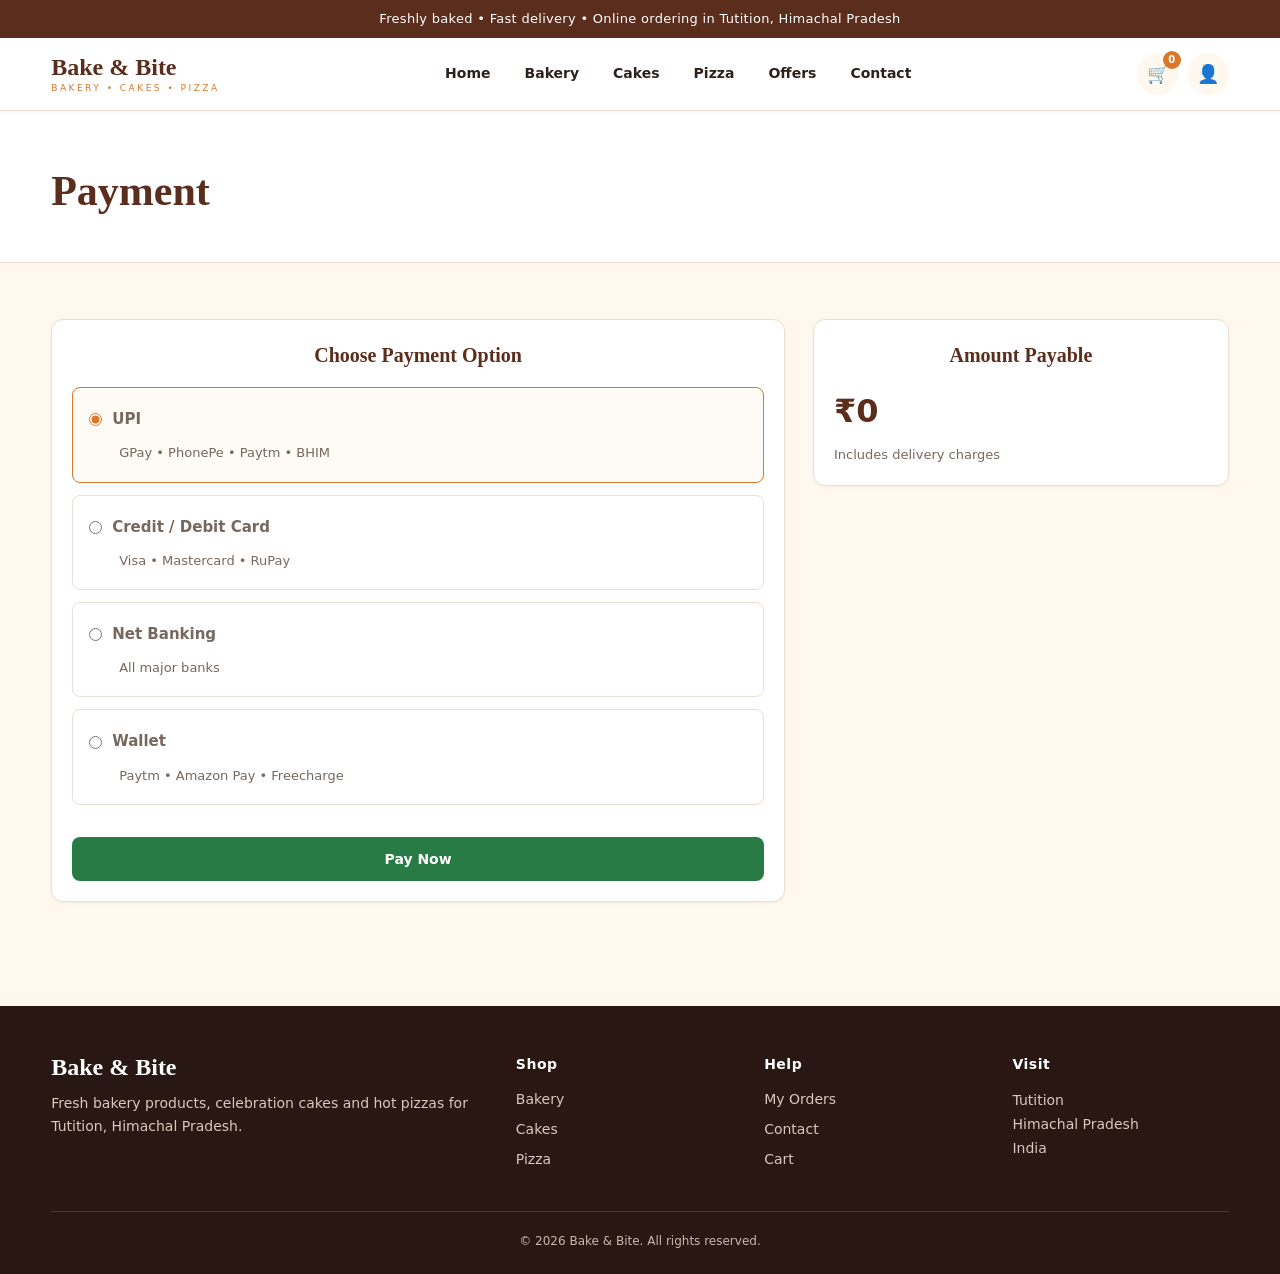
<file: payment.html>
<!DOCTYPE html>
<html lang="en">
<head>
  <meta charset="utf-8">
  <meta name="viewport" content="width=device-width, initial-scale=1">
  <title>Payment | Bake &amp; Bite</title>
  <meta name="description" content="Payment at Bake & Bite">
  <link rel="stylesheet" href="assets/style.css">
</head>
<body>
  <div class="topbar">Freshly baked • Fast delivery • Online ordering in Tutition, Himachal Pradesh</div>
  <header>
    <div class="container nav">
      <a class="logo" href="index.html">Bake &amp; Bite<small>BAKERY • CAKES • PIZZA</small></a>
      <button class="menu-toggle" aria-label="Menu">☰</button>
      <nav>
        <a href="index.html">Home</a>
        <a href="bakery.html">Bakery</a>
        <a href="cakes.html">Cakes</a>
        <a href="pizza.html">Pizza</a>
        <a href="offers.html">Offers</a>
        <a href="contact.html">Contact</a>
      </nav>
      <div class="icons">
        <a class="iconbtn" href="cart.html" aria-label="Cart">🛒<sup class="cartcount">0</sup></a>
        <a class="iconbtn" href="orders.html" aria-label="Orders">👤</a>
      </div>
    </div>
  </header>
  <section class="pagehead">
    <div class="container"><h1>Payment</h1></div>
  </section>
  <section class="section">
    <div class="container payment-layout">
      <div class="panel">
        <h2 style="font-family:Georgia;color:#5b2d1d;font-size:20px;margin-bottom:16px">Choose Payment Option</h2>
        <div class="paymethod">
          <label class="radiorow"><input type="radio" name="pay" value="upi" checked> UPI</label>
          <div class="paylogos">GPay • PhonePe • Paytm • BHIM</div>
        </div>
        <div class="paymethod">
          <label class="radiorow"><input type="radio" name="pay" value="card"> Credit / Debit Card</label>
          <div class="paylogos">Visa • Mastercard • RuPay</div>
        </div>
        <div class="paymethod">
          <label class="radiorow"><input type="radio" name="pay" value="netbanking"> Net Banking</label>
          <div class="paylogos">All major banks</div>
        </div>
        <div class="paymethod">
          <label class="radiorow"><input type="radio" name="pay" value="wallet"> Wallet</label>
          <div class="paylogos">Paytm • Amazon Pay • Freecharge</div>
        </div>
        <button class="btn green" style="width:100%;margin-top:20px;padding:14px" onclick="placeOrder()">Pay Now</button>
      </div>
      <div class="panel">
        <h2 style="font-family:Georgia;color:#5b2d1d;font-size:20px;margin-bottom:16px">Amount Payable</h2>
        <p class="total" style="font-size:32px" data-total>₹0</p>
        <p class="muted" style="margin-top:8px">Includes delivery charges</p>
      </div>
    </div>
  </section>
  <footer>
    <div class="container footergrid">
      <div>
        <div class="logo" style="color:white">Bake &amp; Bite</div>
        <p style="color:#d9c8bd;margin-top:12px;font-size:14px;line-height:1.6">Fresh bakery products, celebration cakes and hot pizzas for Tutition, Himachal Pradesh.</p>
      </div>
      <div><h3>Shop</h3><a href="bakery.html">Bakery</a><a href="cakes.html">Cakes</a><a href="pizza.html">Pizza</a></div>
      <div><h3>Help</h3><a href="orders.html">My Orders</a><a href="contact.html">Contact</a><a href="cart.html">Cart</a></div>
      <div><h3>Visit</h3><p style="color:#d9c8bd;font-size:14px;line-height:1.7">Tutition<br>Himachal Pradesh<br>India</p></div>
    </div>
    <div class="container copyright">© 2026 Bake &amp; Bite. All rights reserved.</div>
  </footer>
  <script src="assets/app.js"></script>
</body>
</html>
</file>
<file: assets/style.css>
/* Bake & Bite — Premium Design System */
:root {
  --brown: #5b2d1d;
  --brown-dark: #3d1e14;
  --brown-deep: #281712;
  --orange: #d9782b;
  --orange-hover: #c4661f;
  --cream: #fff8ef;
  --cream-dark: #f5ebe0;
  --border: #eadfd4;
  --text: #2d211c;
  --muted: #76685f;
  --white: #ffffff;
  --green: #287b45;
  --shadow-sm: 0 1px 3px rgba(45, 33, 28, 0.06);
  --shadow: 0 4px 20px rgba(45, 33, 28, 0.08);
  --shadow-lg: 0 12px 40px rgba(45, 33, 28, 0.12);
  --radius: 12px;
  --radius-sm: 8px;
  --transition: 0.25s cubic-bezier(0.4, 0, 0.2, 1);
  --font: "Segoe UI", system-ui, -apple-system, sans-serif;
  --serif: Georgia, "Times New Roman", serif;
}

*, *::before, *::after { box-sizing: border-box; margin: 0; padding: 0; }

html { scroll-behavior: smooth; }

body {
  font-family: var(--font);
  background: var(--cream);
  color: var(--text);
  line-height: 1.55;
  -webkit-font-smoothing: antialiased;
}

img { max-width: 100%; display: block; }
a { text-decoration: none; color: inherit; transition: color var(--transition); }
button { font-family: inherit; cursor: pointer; }

.container { width: min(1180px, 92%); margin: 0 auto; }

/* ===== Topbar ===== */
.topbar {
  background: var(--brown);
  color: #fff;
  text-align: center;
  padding: 9px 16px;
  font-size: 13px;
  letter-spacing: 0.3px;
}

/* ===== Header ===== */
header {
  background: var(--white);
  position: sticky;
  top: 0;
  z-index: 100;
  border-bottom: 1px solid var(--border);
  box-shadow: var(--shadow-sm);
}

.nav {
  height: 72px;
  display: flex;
  align-items: center;
  gap: 20px;
}

.logo {
  font: 700 24px/1.1 var(--serif);
  color: var(--brown);
  white-space: nowrap;
  flex-shrink: 0;
}
.logo small {
  display: block;
  font: 500 9px/1.4 var(--font);
  letter-spacing: 2.5px;
  text-align: center;
  color: var(--orange);
  margin-top: 2px;
}

nav {
  display: flex;
  justify-content: center;
  gap: 6px;
  flex: 1;
}
nav a {
  font-size: 14px;
  font-weight: 600;
  padding: 8px 14px;
  border-radius: 20px;
  transition: all var(--transition);
}
nav a:hover, nav a.active {
  color: var(--orange);
  background: rgba(217, 120, 43, 0.08);
}

.icons { display: flex; gap: 8px; align-items: center; }
.iconbtn {
  position: relative;
  display: grid;
  place-items: center;
  width: 42px;
  height: 42px;
  border: none;
  background: var(--cream);
  border-radius: 50%;
  font-size: 18px;
  transition: background var(--transition), transform var(--transition);
}
.iconbtn:hover { background: var(--cream-dark); transform: scale(1.05); }
.cartcount {
  position: absolute;
  top: -2px;
  right: -2px;
  background: var(--orange);
  color: white;
  border-radius: 50%;
  min-width: 18px;
  height: 18px;
  font-size: 10px;
  font-weight: 700;
  display: grid;
  place-items: center;
  padding: 0 4px;
}

/* Mobile menu */
.menu-toggle {
  display: none;
  background: none;
  border: none;
  font-size: 24px;
  padding: 8px;
  color: var(--brown);
}

/* ===== Buttons ===== */
.btn {
  display: inline-flex;
  align-items: center;
  justify-content: center;
  gap: 6px;
  border: none;
  border-radius: var(--radius-sm);
  padding: 12px 22px;
  background: var(--brown);
  color: white;
  font-weight: 600;
  font-size: 14px;
  cursor: pointer;
  transition: all var(--transition);
  white-space: nowrap;
}
.btn:hover { background: var(--brown-dark); transform: translateY(-1px); box-shadow: var(--shadow); }
.btn:active { transform: translateY(0); }
.btn.orange { background: var(--orange); }
.btn.orange:hover { background: var(--orange-hover); }
.btn.green { background: var(--green); }
.btn.green:hover { background: #1f6638; }
.btn.outline {
  background: transparent;
  border: 2px solid var(--brown);
  color: var(--brown);
}
.btn.outline:hover { background: var(--brown); color: white; }
.btn:disabled { opacity: 0.5; cursor: not-allowed; transform: none; }

/* ===== Hero ===== */
.hero {
  min-height: 520px;
  background: linear-gradient(105deg, rgba(28, 15, 10, 0.9) 0%, rgba(28, 15, 10, 0.35) 60%),
    url('https://images.unsplash.com/photo-1509440159596-0249088772ff?auto=format&fit=crop&w=1600&q=85') center/cover no-repeat;
  display: flex;
  align-items: center;
  color: white;
  position: relative;
}
.hero .container { position: relative; z-index: 1; }
.hero-badge {
  display: inline-block;
  letter-spacing: 3px;
  font-size: 12px;
  font-weight: 600;
  opacity: 0.85;
  margin-bottom: 12px;
}
.hero h1 {
  font: 700 clamp(40px, 6vw, 68px)/1.1 var(--serif);
  margin: 0 0 16px;
  text-shadow: 0 2px 20px rgba(0,0,0,0.3);
}
.hero p {
  font-size: 18px;
  max-width: 520px;
  opacity: 0.92;
  margin-bottom: 28px;
  line-height: 1.6;
}
.hero .btn { font-size: 15px; padding: 14px 28px; }

/* ===== Features ===== */
.features {
  display: grid;
  grid-template-columns: repeat(4, 1fr);
  background: var(--white);
  border-bottom: 1px solid var(--border);
}
.feature {
  text-align: center;
  padding: 28px 16px;
  border-right: 1px solid var(--border);
  transition: background var(--transition);
}
.feature:last-child { border-right: none; }
.feature:hover { background: var(--cream); }
.feature .feat-icon {
  font-size: 28px;
  margin-bottom: 8px;
  display: block;
}
.feature b { display: block; font-size: 14px; margin-bottom: 3px; }
.feature span, .muted { color: var(--muted); font-size: 13px; }

/* ===== Sections ===== */
.section { padding: 56px 0; }
.section h2, .pagehead h1 {
  font-family: var(--serif);
  color: var(--brown);
}
.section h2 {
  text-align: center;
  font-size: clamp(28px, 4vw, 36px);
  margin: 0 0 8px;
}
.subtitle {
  text-align: center;
  color: var(--muted);
  margin: 0 0 36px;
  font-size: 15px;
}

/* ===== Categories ===== */
.categories {
  display: grid;
  grid-template-columns: repeat(3, 1fr);
  gap: 20px;
}
.category {
  height: 240px;
  border-radius: var(--radius);
  overflow: hidden;
  background-size: cover;
  background-position: center;
  display: flex;
  align-items: flex-end;
  padding: 24px;
  color: white;
  position: relative;
  transition: transform var(--transition), box-shadow var(--transition);
}
.category:hover {
  transform: translateY(-4px);
  box-shadow: var(--shadow-lg);
}
.category::after {
  content: "";
  position: absolute;
  inset: 0;
  background: linear-gradient(transparent 30%, rgba(0,0,0,0.75));
  transition: opacity var(--transition);
}
.category:hover::after { opacity: 0.9; }
.category div { position: relative; z-index: 1; }
.category h3 { font: 700 26px/1.2 var(--serif); margin: 0 0 4px; }
.category span { font-size: 13px; opacity: 0.9; }

/* ===== Product Grid & Cards ===== */
.grid {
  display: grid;
  grid-template-columns: repeat(4, 1fr);
  gap: 20px;
}
.card {
  background: var(--white);
  border: 1px solid var(--border);
  border-radius: var(--radius);
  overflow: hidden;
  transition: transform var(--transition), box-shadow var(--transition);
  display: flex;
  flex-direction: column;
}
.card:hover {
  transform: translateY(-4px);
  box-shadow: var(--shadow);
}
.card img {
  width: 100%;
  height: 190px;
  object-fit: cover;
  transition: transform 0.4s ease;
}
.card:hover img { transform: scale(1.04); }
.cardbody {
  padding: 16px;
  display: flex;
  flex-direction: column;
  flex: 1;
  gap: 6px;
}
.card h3 {
  font: 600 17px/1.3 var(--serif);
  margin: 0;
}
.card h3 a:hover { color: var(--orange); }
.rating {
  color: #e8a33d;
  font-size: 13px;
}
.rating .muted { color: var(--muted); }
.row {
  display: flex;
  justify-content: space-between;
  align-items: center;
  gap: 10px;
  margin-top: auto;
  padding-top: 8px;
}
.price {
  font-weight: 800;
  color: var(--brown);
  font-size: 17px;
}
.card .btn { padding: 8px 14px; font-size: 12px; }

/* ===== Page Head ===== */
.pagehead {
  padding: 48px 0 32px;
  background: var(--white);
  border-bottom: 1px solid var(--border);
}
.pagehead h1 {
  font-size: clamp(32px, 5vw, 42px);
  margin: 0 0 6px;
}

/* ===== Filters ===== */
.filters {
  display: flex;
  gap: 8px;
  flex-wrap: wrap;
  margin-top: 20px;
}
.filter, .sidecat {
  padding: 9px 16px;
  border: 1px solid var(--border);
  background: var(--white);
  border-radius: 24px;
  font-size: 13px;
  font-weight: 500;
  cursor: pointer;
  transition: all var(--transition);
  color: var(--text);
}
.filter:hover, .sidecat:hover { border-color: var(--orange); color: var(--orange); }
.filter.active, .sidecat.active {
  background: var(--orange);
  color: white;
  border-color: var(--orange);
  font-weight: 600;
}

/* ===== Shop Layout ===== */
.shop-layout {
  display: grid;
  grid-template-columns: 220px 1fr;
  gap: 28px;
  align-items: start;
}
.sidecats {
  display: flex;
  flex-direction: column;
  gap: 4px;
  background: var(--white);
  border: 1px solid var(--border);
  border-radius: var(--radius);
  padding: 12px;
  position: sticky;
  top: 90px;
  box-shadow: var(--shadow-sm);
}
.sidecat {
  text-align: left;
  border-radius: var(--radius-sm);
  border: none;
  background: none;
  width: 100%;
}
.sidecat:hover { background: var(--cream); }
.sidecat.active { background: var(--orange); color: white; }

/* ===== Product Detail ===== */
.product {
  display: grid;
  grid-template-columns: 1.1fr 1fr;
  gap: 48px;
  align-items: start;
}
.product img {
  width: 100%;
  border-radius: var(--radius);
  box-shadow: var(--shadow);
  aspect-ratio: 1;
  object-fit: cover;
}
.product h1 {
  font: 700 clamp(28px, 4vw, 40px)/1.15 var(--serif);
  color: var(--brown);
  margin: 8px 0 12px;
}
.options {
  display: flex;
  gap: 8px;
  flex-wrap: wrap;
  margin: 16px 0;
}
.option {
  padding: 10px 16px;
  background: var(--white);
  border: 1.5px solid var(--border);
  border-radius: var(--radius-sm);
  font-size: 13px;
  font-weight: 500;
  transition: all var(--transition);
  cursor: pointer;
}
.option:hover { border-color: var(--brown); }
.option.active {
  background: var(--brown);
  color: white;
  border-color: var(--brown);
}
.breadcrumb {
  font-size: 13px;
  color: var(--muted);
  margin-bottom: 20px;
}
.breadcrumb a { color: var(--brown); font-weight: 500; }
.breadcrumb a:hover { color: var(--orange); }

/* ===== Qty ===== */
.qty {
  display: flex;
  gap: 10px;
  align-items: center;
}
.qty button {
  width: 34px;
  height: 34px;
  border: 1.5px solid var(--border);
  background: var(--white);
  border-radius: var(--radius-sm);
  font-size: 16px;
  font-weight: 600;
  transition: all var(--transition);
  display: grid;
  place-items: center;
}
.qty button:hover { border-color: var(--orange); color: var(--orange); }
.qty span, #pQty {
  min-width: 28px;
  text-align: center;
  font-weight: 600;
  font-size: 15px;
}

/* ===== Panels & Forms ===== */
.panel, .offer {
  background: var(--white);
  border: 1px solid var(--border);
  border-radius: var(--radius);
  padding: 20px;
  box-shadow: var(--shadow-sm);
}
.cart-layout, .checkout-layout, .payment-layout {
  display: grid;
  grid-template-columns: 1.5fr 0.85fr;
  gap: 28px;
  align-items: start;
}
.cartitem {
  display: grid;
  grid-template-columns: 90px 1fr auto;
  gap: 16px;
  padding: 16px 0;
  border-bottom: 1px solid var(--border);
  align-items: center;
}
.cartitem:last-child { border-bottom: none; }
.cartitem img {
  width: 90px;
  height: 75px;
  object-fit: cover;
  border-radius: var(--radius-sm);
}
input, textarea, select {
  width: 100%;
  padding: 12px 14px;
  border: 1.5px solid var(--border);
  border-radius: var(--radius-sm);
  margin: 6px 0 14px;
  font-family: inherit;
  font-size: 14px;
  transition: border-color var(--transition);
  background: var(--white);
}
input:focus, textarea:focus, select:focus {
  outline: none;
  border-color: var(--orange);
  box-shadow: 0 0 0 3px rgba(217, 120, 43, 0.12);
}
label { font-size: 13px; font-weight: 600; color: var(--muted); }
.total { font-size: 22px; font-weight: 800; color: var(--brown); }
.row2 { display: grid; grid-template-columns: 1fr 1fr; gap: 16px; }
.row3 { display: grid; grid-template-columns: 1fr 1fr 1fr; gap: 16px; }

/* ===== Radio / Payment ===== */
.radiorow {
  display: flex;
  align-items: center;
  gap: 10px;
  padding: 12px 0;
  font-size: 15px;
  cursor: pointer;
}
.radiorow input { width: auto; margin: 0; accent-color: var(--orange); }
.paymethod {
  border: 1.5px solid var(--border);
  border-radius: var(--radius-sm);
  padding: 8px 16px;
  margin-bottom: 12px;
  transition: border-color var(--transition);
}
.paymethod:has(input:checked) { border-color: var(--orange); background: rgba(217, 120, 43, 0.04); }
.paylogos { padding: 0 0 10px 30px; color: var(--muted); font-size: 13px; }

/* ===== Success ===== */
.success { text-align: center; padding: 80px 20px; }
.check {
  width: 80px;
  height: 80px;
  border-radius: 50%;
  background: var(--green);
  color: white;
  display: grid;
  place-items: center;
  margin: 0 auto 20px;
  font-size: 40px;
  box-shadow: 0 8px 24px rgba(40, 123, 69, 0.3);
}

/* ===== Offers ===== */
.offergrid {
  display: grid;
  grid-template-columns: repeat(3, 1fr);
  gap: 20px;
}
.offer strong { font-size: 28px; color: var(--orange); display: block; margin-bottom: 6px; }
.offerhead {
  background: linear-gradient(135deg, var(--brown), #8a4426);
  color: #fff;
}
.offerhead h1, .offerhead .muted { color: #fff; }

/* ===== Status badges ===== */
.status {
  padding: 4px 12px;
  border-radius: 20px;
  font-size: 12px;
  font-weight: 700;
  white-space: nowrap;
}
.status-Preparing { background: #fde8c9; color: #a15c00; }
.status-Pending { background: #f2e2d2; color: #6b4423; }
.status-OutforDelivery { background: #dbe7fb; color: #1c4fa0; }
.status-Delivered { background: #d7f2df; color: #1c7a3d; }
.orderitem { margin-bottom: 14px; }

/* ===== Admin ===== */
.admin {
  display: grid;
  grid-template-columns: 220px 1fr;
  min-height: 650px;
}
.sidebar {
  background: var(--brown-deep);
  color: white;
  padding: 28px 20px;
}
.sidebar a {
  display: block;
  padding: 12px 14px;
  color: #eadfd4;
  border-radius: var(--radius-sm);
  margin-bottom: 4px;
  transition: background var(--transition);
}
.sidebar a:hover, .sidebar a.active { background: #6b3723; }
.table { width: 100%; border-collapse: collapse; }
.table th, .table td {
  padding: 14px 12px;
  border-bottom: 1px solid var(--border);
  text-align: left;
  font-size: 13px;
}
.table th { font-weight: 700; color: var(--muted); font-size: 12px; text-transform: uppercase; letter-spacing: 0.5px; }
.viewlink { color: var(--brown); font-weight: 600; }
.viewlink:hover { color: var(--orange); }
.admintabs { display: flex; gap: 8px; margin-bottom: 20px; }

/* ===== Map ===== */
.mapbox {
  border-radius: var(--radius);
  overflow: hidden;
  margin-top: 14px;
  border: 1px solid var(--border);
  box-shadow: var(--shadow-sm);
}
.mapbox iframe { width: 100%; height: 240px; border: 0; display: block; }

/* ===== Footer ===== */
footer {
  background: var(--brown-deep);
  color: #fff;
  padding: 48px 0 24px;
  margin-top: 48px;
}
.footergrid {
  display: grid;
  grid-template-columns: 2fr 1fr 1fr 1fr;
  gap: 32px;
}
.footergrid h3 {
  font-size: 14px;
  font-weight: 700;
  margin-bottom: 14px;
  letter-spacing: 0.5px;
}
.footergrid a {
  display: block;
  color: #d9c8bd;
  margin: 8px 0;
  font-size: 14px;
  transition: color var(--transition);
}
.footergrid a:hover { color: var(--orange); }
.copyright {
  text-align: center;
  border-top: 1px solid #50352a;
  margin-top: 32px;
  padding-top: 20px;
  color: #c9b9af;
  font-size: 12px;
}

/* ===== Toast ===== */
.toast {
  position: fixed;
  bottom: 28px;
  left: 50%;
  transform: translateX(-50%) translateY(80px);
  background: var(--brown-deep);
  color: white;
  padding: 14px 28px;
  border-radius: 40px;
  font-size: 14px;
  font-weight: 600;
  box-shadow: var(--shadow-lg);
  z-index: 9999;
  opacity: 0;
  transition: all 0.35s cubic-bezier(0.4, 0, 0.2, 1);
  pointer-events: none;
}
.toast.show {
  opacity: 1;
  transform: translateX(-50%) translateY(0);
}

/* ===== Empty state ===== */
.empty-state {
  text-align: center;
  padding: 48px 20px;
  color: var(--muted);
}
.empty-state a { color: var(--orange); font-weight: 600; }

/* ===== Responsive ===== */
@media (max-width: 900px) {
  .menu-toggle { display: grid; place-items: center; }
  nav {
    display: none;
    position: absolute;
    top: 72px;
    left: 0;
    right: 0;
    background: var(--white);
    flex-direction: column;
    padding: 12px 16px 20px;
    border-bottom: 1px solid var(--border);
    box-shadow: var(--shadow);
    gap: 4px;
  }
  nav.open { display: flex; }
  nav a { padding: 12px 16px; border-radius: var(--radius-sm); }

  .features { grid-template-columns: 1fr 1fr; }
  .feature { border-bottom: 1px solid var(--border); }
  .feature:nth-child(2n) { border-right: none; }

  .grid { grid-template-columns: repeat(2, 1fr); }
  .categories, .offergrid { grid-template-columns: 1fr; }
  .product, .cart-layout, .checkout-layout, .payment-layout { grid-template-columns: 1fr; }
  .footergrid { grid-template-columns: 1fr 1fr; }
  .shop-layout { grid-template-columns: 1fr; }
  .sidecats {
    position: static;
    flex-direction: row;
    flex-wrap: wrap;
    gap: 6px;
  }
  .sidecat { width: auto; }
  .admin { grid-template-columns: 1fr; }
  .sidebar { display: none; }
  .row2, .row3 { grid-template-columns: 1fr; }
  .hero { min-height: 420px; }
}

@media (max-width: 520px) {
  .grid { gap: 12px; }
  .card img { height: 150px; }
  .cardbody { padding: 12px; }
  .card h3 { font-size: 15px; }
  .hero h1 { font-size: 36px; }
  .footergrid { grid-template-columns: 1fr; }
  .features { grid-template-columns: 1fr; }
  .feature { border-right: none; }
  .nav { height: 64px; }
}

@media (max-width: 900px) {
  .section > .container[style*="grid-template-columns"] {
    grid-template-columns: 1fr !important;
  }
}
</file>
